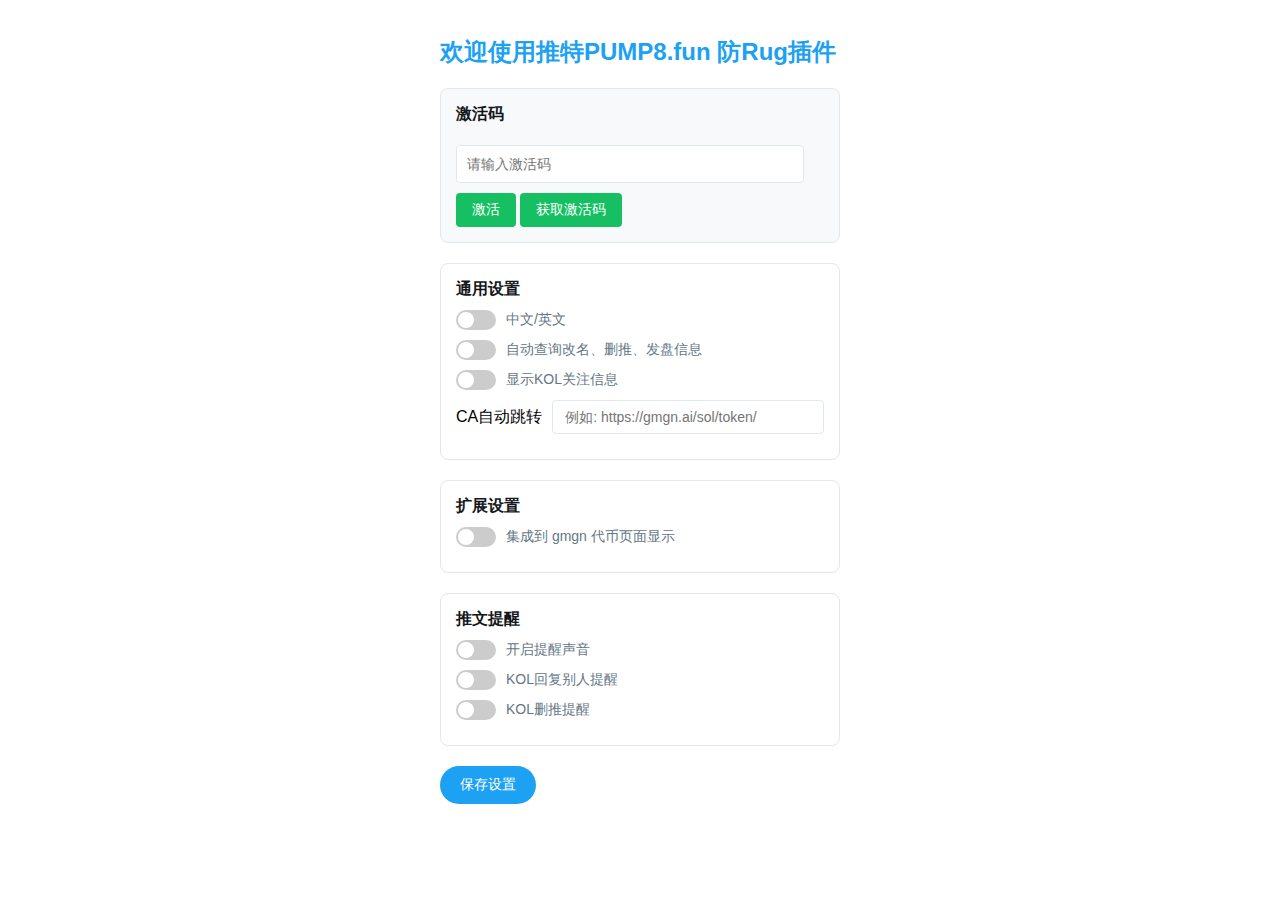
<file: Pump8.fun/index.html>
<!DOCTYPE html>
<html>
  <head>
    <meta charset="UTF-8" />
    <title>pump8.fun</title>
    <style>
      body {
        width: 400px;
        padding: 20px;
        font-family: -apple-system, BlinkMacSystemFont, 'Segoe UI', Roboto, Arial, sans-serif;
        margin: 0 auto;
        display: flex;
        justify-content: center;
      }
      a {
        text-decoration: none;
      }
      .container {
        width: 100%;
        max-width: 400px;
      }

      h1 {
        color: #1da1f2;
        font-size: 24px;
        margin-bottom: 20px;
      }

      .option-group {
        margin-bottom: 20px;
        padding: 15px;
        border: 1px solid #e1e8ed;
        border-radius: 8px;
      }

      .option-title {
        font-weight: bold;
        margin-bottom: 10px;
        color: #14171a;
        display: flex;
        justify-content: space-between;
        align-items: center;
      }

      .option-item {
        display: flex;
        align-items: center;
        margin: 10px 0;
      }

      .text-input {
        flex: 1;
        padding: 8px 12px;
        border: 1px solid #e1e8ed;
        border-radius: 4px;
        font-size: 14px;
        margin-left: 10px;
      }

      .text-input:focus {
        outline: none;
        border-color: #1da1f2;
      }

      .switch {
        position: relative;
        display: inline-block;
        width: 40px;
        height: 20px;
      }

      .switch input {
        opacity: 0;
        width: 0;
        height: 0;
      }

      .slider {
        position: absolute;
        cursor: pointer;
        top: 0;
        left: 0;
        right: 0;
        bottom: 0;
        background-color: #ccc;
        transition: 0.4s;
      }

      .slider:before {
        position: absolute;
        content: '';
        height: 16px;
        width: 16px;
        left: 2px;
        bottom: 2px;
        background-color: white;
        transition: 0.4s;
      }

      input:checked + .slider {
        background-color: rgb(0, 186, 124);
      }

      input:checked + .slider:before {
        transform: translateX(20px);
      }

      .slider.round {
        border-radius: 20px;
      }

      .slider.round:before {
        border-radius: 50%;
      }

      .save-button {
        background-color: #1da1f2;
        color: white;
        border: none;
        padding: 10px 20px;
        border-radius: 20px;
        cursor: pointer;
        font-size: 14px;
        transition: background-color 0.2s;
      }

      .save-button:hover {
        background-color: #1991da;
      }

      .save-status {
        margin-left: 10px;
        color: #17bf63;
        opacity: 0;
        transition: opacity 0.3s;
      }

      .save-status.show {
        opacity: 1;
      }

      .activation-group {
        position: relative;
        margin-bottom: 20px;
        padding: 15px;
        border: 1px solid #e1e8ed;
        border-radius: 8px;
        background-color: #f8f9fa;
      }

      .activation-input {
        width: calc(100% - 20px);
        padding: 10px;
        margin: 10px 0;
        border: 1px solid #e1e8ed;
        border-radius: 4px;
        font-size: 14px;
        box-sizing: border-box;
      }

      .activate-button {
        background-color: #17bf63;
        color: white;
        border: none;
        padding: 8px 16px;
        border-radius: 4px;
        cursor: pointer;
        font-size: 14px;
      }

      .activate-button:hover {
        background-color: #0fa957;
      }
      .activate-button > a {
        color: white;
      }
      .activation-status {
        margin-left: 10px;
        font-size: 14px;
        display: none;
      }

      .activation-status.error {
        display: inline;
        color: #dc3545;
      }

      .activation-status.success {
        display: inline;
        color: #28a745;
      }

      .tweet-list {
        max-height: 400px;
        overflow-y: auto;
        margin-top: 10px;
      }

      .tweet-item {
        display: flex;
        align-items: center;
        padding: 12px;
        border: 1px solid #e1e8ed;
        border-radius: 8px;
        margin-bottom: 10px;
        justify-content: space-between;
        background-color: #f8f9fa;
      }

      .tweet-content {
        flex: 1;
        margin-right: 15px;
      }

      .tweet-user {
        font-weight: 500;
        color: #14171a;
        margin-bottom: 4px;
      }

      .tweet-text {
        color: #657786;
        font-size: 14px;
        word-break: break-word;
      }

      .tweet-status {
        padding: 4px 12px;
        border-radius: 16px;
        font-size: 12px;
        font-weight: 500;
      }

      .tweet-status.deleted {
        background: rgb(255, 149, 0);
        color: white;
      }

      .tweet-status.active {
        background: rgb(0, 186, 124);
        color: white;
      }

      /* 自定义滚动条样式 */
      .tweet-list::-webkit-scrollbar {
        width: 8px;
      }

      .tweet-list::-webkit-scrollbar-track {
        background: #f1f1f1;
        border-radius: 4px;
      }

      .tweet-list::-webkit-scrollbar-thumb {
        background: #888;
        border-radius: 4px;
      }

      .tweet-list::-webkit-scrollbar-thumb:hover {
        background: #555;
      }

      .sound-toggle {
        display: flex;
        align-items: center;
        gap: 8px;
      }

      .sound-label {
        margin-left: 10px;
        font-size: 14px;
        color: #657786;
      }

      .tweet-actions {
        display: flex;
        align-items: center;
        gap: 8px;
      }

      .delete-btn {
        padding: 4px 12px;
        border-radius: 16px;
        font-size: 12px;
        font-weight: 500;
        background: rgb(244, 33, 46);
        color: white;
        border: none;
        cursor: pointer;
        display: none;
      }

      .delete-btn:hover {
        background: rgb(220, 30, 41);
      }

      .tweet-status.active + .delete-btn {
        display: block;
      }
    </style>

    <script src="index.js"></script>
  </head>
  <body>
    <div class="container">
      <h1>欢迎使用推特PUMP8.fun 防Rug插件</h1>

      <div class="activation-group">
        <div class="option-title">激活码</div>
        <input type="text" id="activationCode" placeholder="请输入激活码" class="activation-input" />
        <button class="activate-button" id="activateButton">激活</button>

        <button class="activate-button">
          <a href="https://pump8.fun" target="_blank" rel="noopener noreferrer">获取激活码</a>
        </button>
        <span id="activationStatus" class="activation-status"></span>
      </div>

      <div class="option-group">
        <div class="option-title">通用设置</div>

        <div class="option-item">
          <label class="switch">
            <input type="checkbox" id="enableAutoQuery" />
            <span class="slider round"></span>
          </label>
          <span class="sound-label">中文/英文</span>
        </div>

        <div class="option-item">
          <label class="switch">
            <input type="checkbox" id="enableAutoQuery" />
            <span class="slider round"></span>
          </label>
          <span class="sound-label"> 自动查询改名、删推、发盘信息</span>
        </div>

        <div class="option-item">
          <label class="switch">
            <input type="checkbox" id="enableKOLFollowers" />
            <span class="slider round"></span>
          </label>
          <span class="sound-label"> 显示KOL关注信息</span>
        </div>

        <div class="option-item">
          <label>CA自动跳转</label>
          <input type="text" id="contractPrefix" placeholder="例如: https://gmgn.ai/sol/token/" class="text-input" />
        </div>
      </div>

      <div class="option-group">
        <div class="option-title">扩展设置</div>
        <div class="option-item">
          <label class="switch">
            <input type="checkbox" disabled id="showGmgnNameHistory" />
            <span class="slider round"></span>
          </label>
          <span class="sound-label">集成到 gmgn 代币页面显示</span>
        </div>
      </div>

      <div class="option-group">
        <div class="option-title">推文提醒</div>
        <div class="option-item">
          <label class="switch">
            <input type="checkbox" id="notificationSound" />
            <span class="slider round"></span>
          </label>
          <span class="sound-label">开启提醒声音</span>
        </div>

        <div class="option-item">
          <label class="switch">
            <input type="checkbox" id="enableAutoQuery" />
            <span class="slider round"></span>
          </label>
          <span class="sound-label">KOL回复别人提醒</span>
        </div>

        <div class="option-item">
          <label class="switch">
            <input type="checkbox" id="enableAutoQuery" />
            <span class="slider round"></span>
          </label>
          <span class="sound-label">KOL删推提醒</span>
        </div>
      </div>

      <button class="save-button" id="saveButton">保存设置</button>
      <span class="save-status" id="saveStatus">✓ 已保存</span>
    </div>
  </body>
</html>
</file>
